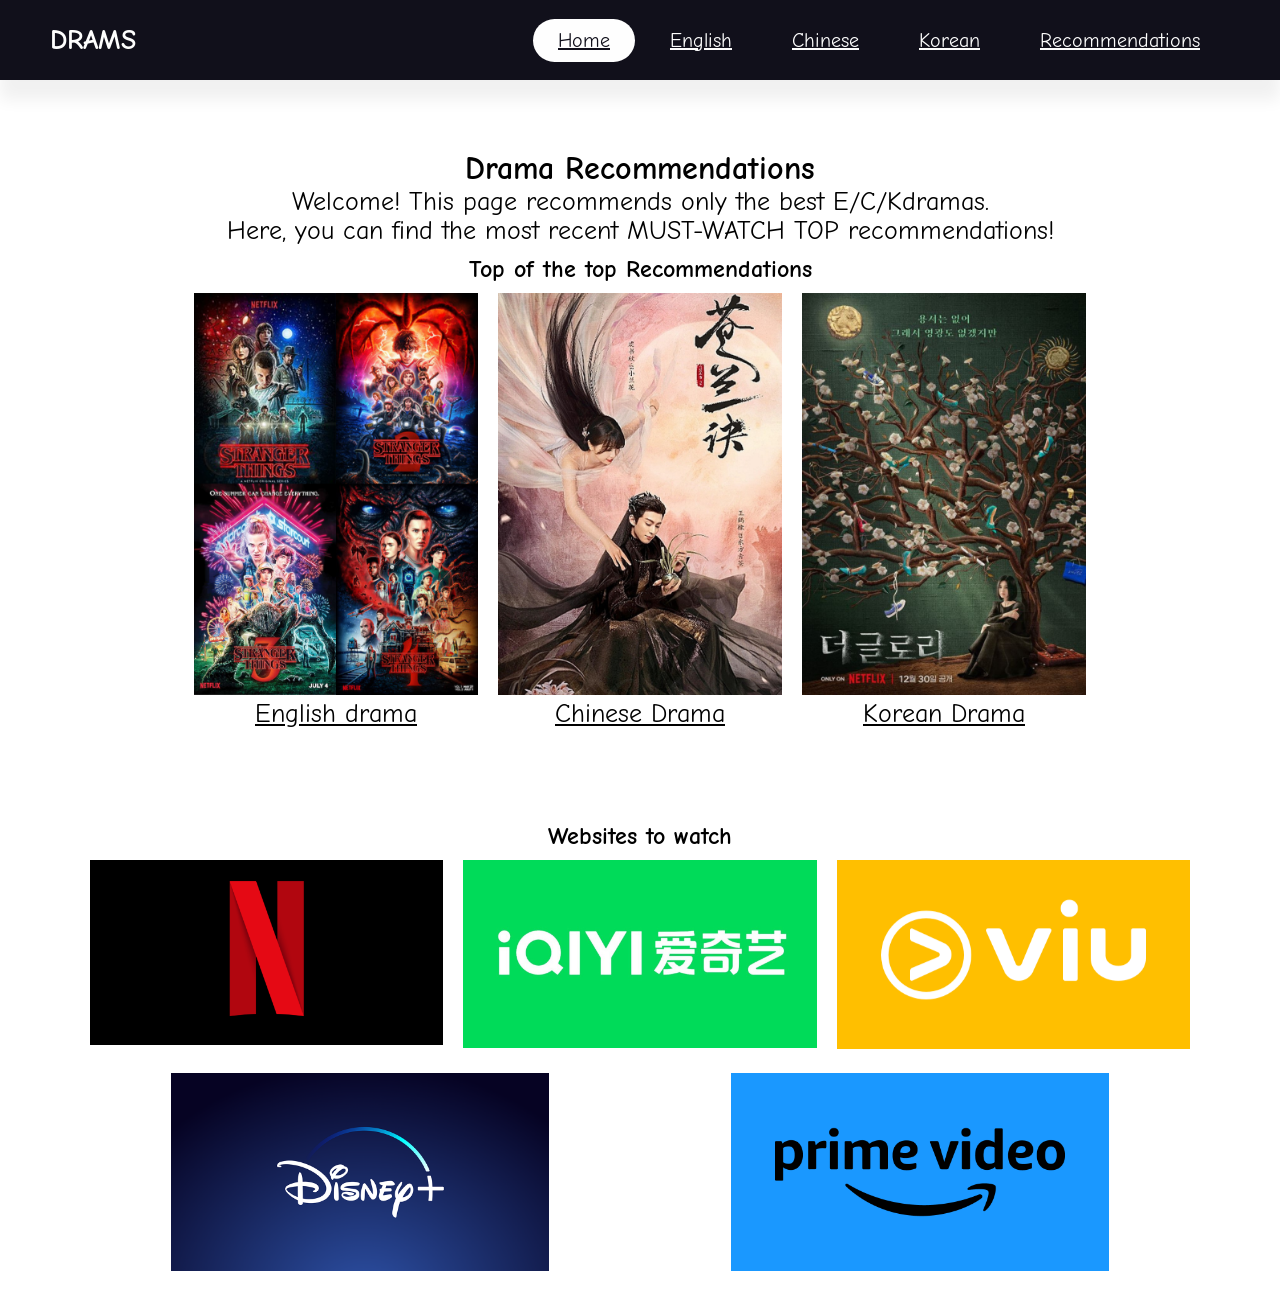
<file: index.html>
<!DOCTYPE html>
<html lang="en">

<head>
    <meta charset="UTF-8">
    <meta http-equiv="X-UA-Compatible" content="IE=edge">
    <meta name="viewport" content="width=device-width, initial-scale=1.0">
    <title>Dramas to watch</title>
    <link rel="preconnect" href="https://fonts.googleapis.com">
    <link rel="preconnect" href="https://fonts.gstatic.com" crossorigin>
    <link
        href="https://fonts.googleapis.com/css2?family=Comic+Neue:wght@400;700&family=Open+Sans:wght@400;600&display=swap"
        rel="stylesheet">
    <link rel="stylesheet" type="text/css" href="header.css">
    <link rel="stylesheet" type="text/css" href="index.css">
</head>

<body>
    <header>
        <div class="logo">DRAMS</div>
        <div class="hamburger">
            <div class="line"></div>
            <div class="line"></div>
            <div class="line"></div>
        </div>
        <nav class="nav-bar">
            <ul>
                <li>
                    <a href="index.html" class="active">Home</a>
                </li>
                <li>
                    <a href="Edrama.html">English</a>
                </li>
                <li>
                    <a href="Cdrama.html">Chinese</a>
                </li>
                <li>
                    <a href="Kdrama.html">Korean</a>
                </li>
                <li>
                    <a href="Reco.html">Recommendations</a>
                </li>
            </ul>
        </nav>
    </header>

    <div class="banner">
        <video autoplay loop muted playsinline class="video-bg">
            <source src="pictures/tv.mp4" type="video/mp4">
        </video>
        <div class="content">
            <h1>Drama Recommendations</h1>
            <p class="responsive-text">
                Welcome! This page recommends only the best E/C/Kdramas.
                <br>
                Here, you can find the most recent MUST-WATCH TOP recommendations!
            </p>
            <h2>Top of the top Recommendations</h2>
            <div class="row1">
                <div class="column1">
                    <a href="Edrama.html">
                        <img src="pictures/Stranger things.png" alt="stranger things" width="100%">
                        <figcaption class="responsive-text">English drama</figcaption>
                    </a>
                </div>
                <div class="column1">
                    <a href="Cdrama.html">
                        <img src="pictures/love between fairy and devil.png" alt="苍兰诀" width="100%">
                        <figcaption class="responsive-text">Chinese Drama</figcaption>
                    </a>
                </div>
                <div class="column1">
                    <a href="Kdrama.html">
                        <img src="pictures/the glory.png" alt="the glory" width="100%">
                        <figcaption class="responsive-text">Korean Drama</figcaption>
                    </a>
                </div>
            </div>
        </div>

    </div>
    <div class="main">
        <h2>Websites to watch</h2>
        <div class="row2">
            <div class="column1">
                <a href="https://www.netflix.com/sg/" target="_blank"><img src="pictures/netflix.png"
                        alt="image of netflix" width="100%"></a>
            </div>
            <div class="column1">
                <a href="https://www.iq.com/?lang=en_us" target="_blank"><img src="pictures/iQIYI logo.jpg"
                        alt="image of iqiyi" width="100%"></a>
            </div>
            <div class="column1">
                <a href="https://www.viu.com/ott/sg" target="_blank"><img src="pictures/viu.png" alt="image of viu"
                        width="100%"></a>
            </div>
        </div>
        <div class="row2">
            <div class="column2">
                <a href="https://www.disneyplus.com/en-sg?&cid=DSS-Search-Google-71700000079982050-&s_kwcid=AL!8468!3!622958494305!e!!g!!disney&gclid=CjwKCAjwsvujBhAXEiwA_UXnALG_Z_TqeBhzZ6q7T0puPsSN11Y3njJ1lmca3GSUaJLlKWW4j9gVBxoCQOIQAvD_BwE&gclsrc=aw.ds"
                    target="_blank"><img src="pictures/disney.png" alt="image of disney+" width="70%"></a>
            </div>
            <div class="column2">
                <a href="https://www.primevideo.com/offers/nonprimehomepage/ref=dv_web_force_root" target="_blank"><img
                        src="pictures/primevideo.png" alt="image of amazon prime" width="70%"></a>
            </div>
        </div>
    </div>
    <script src="header.js"></script>
</body>

</html>
</file>
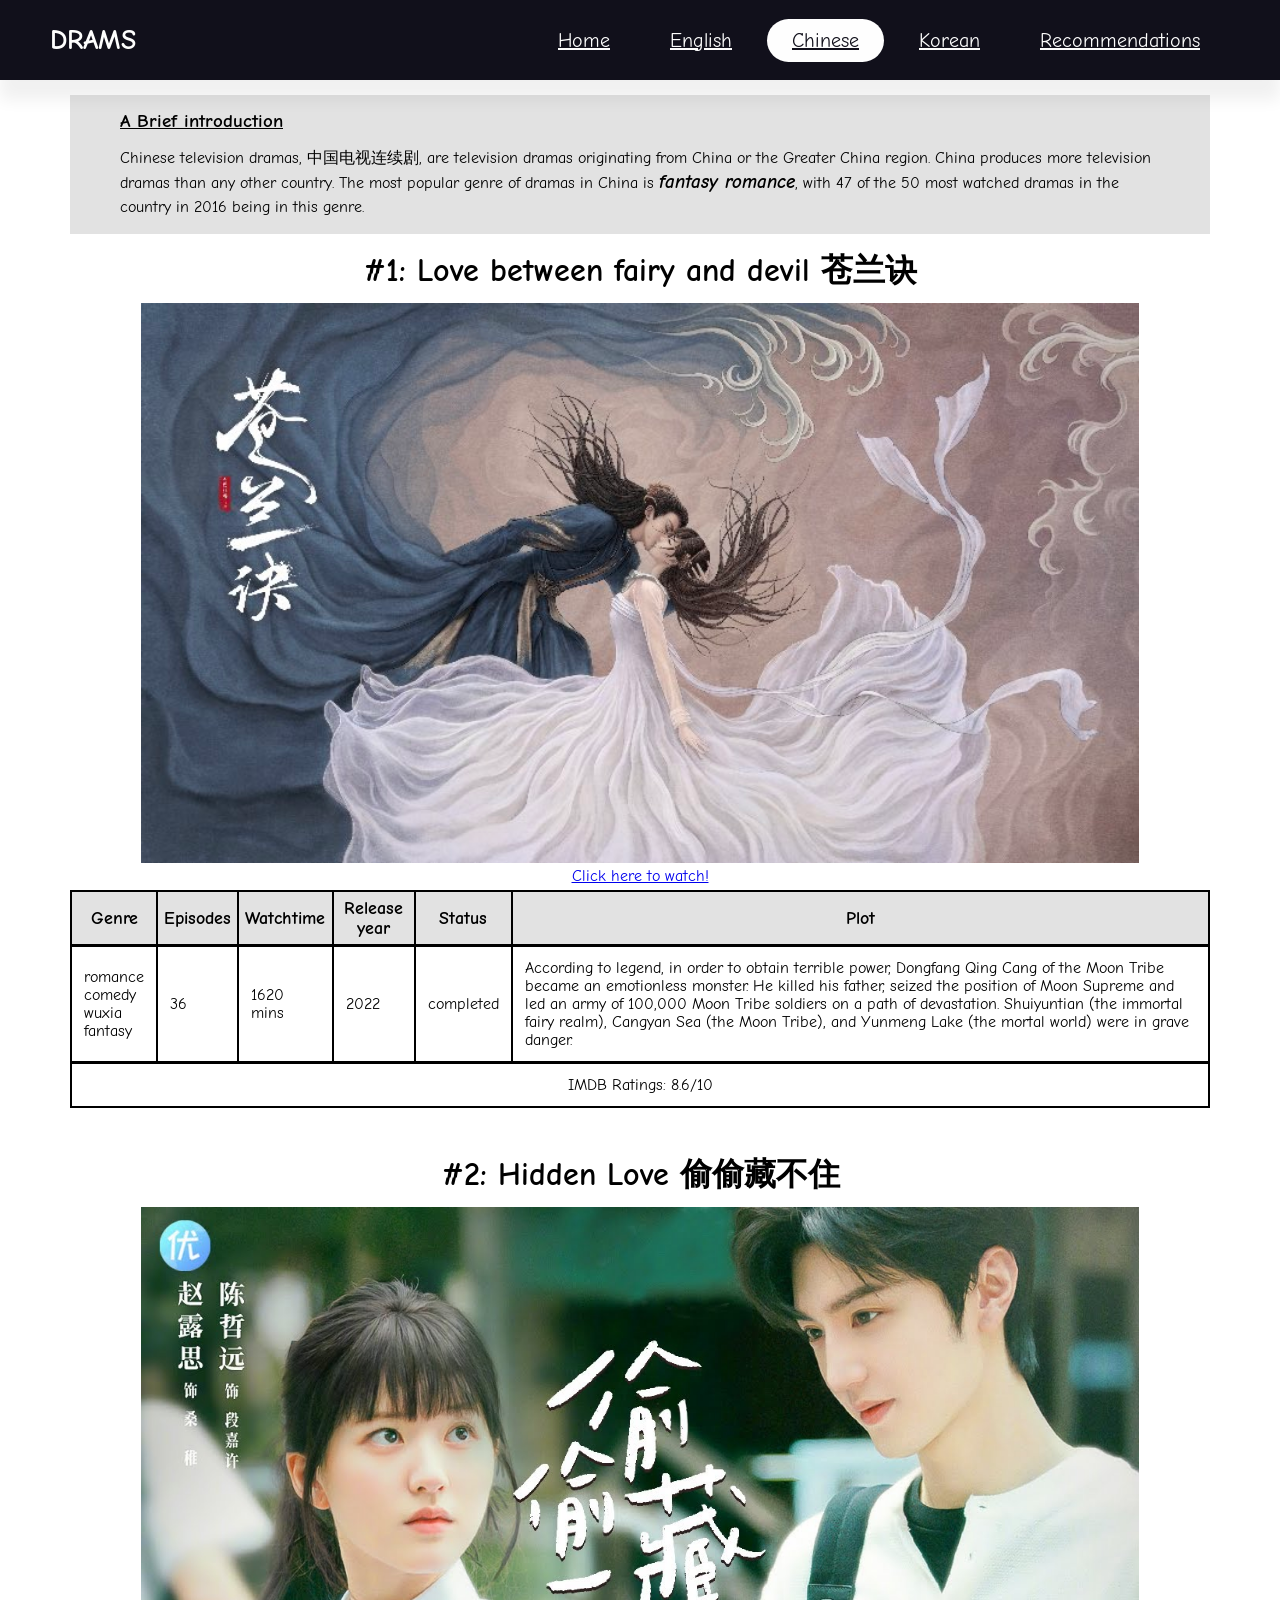
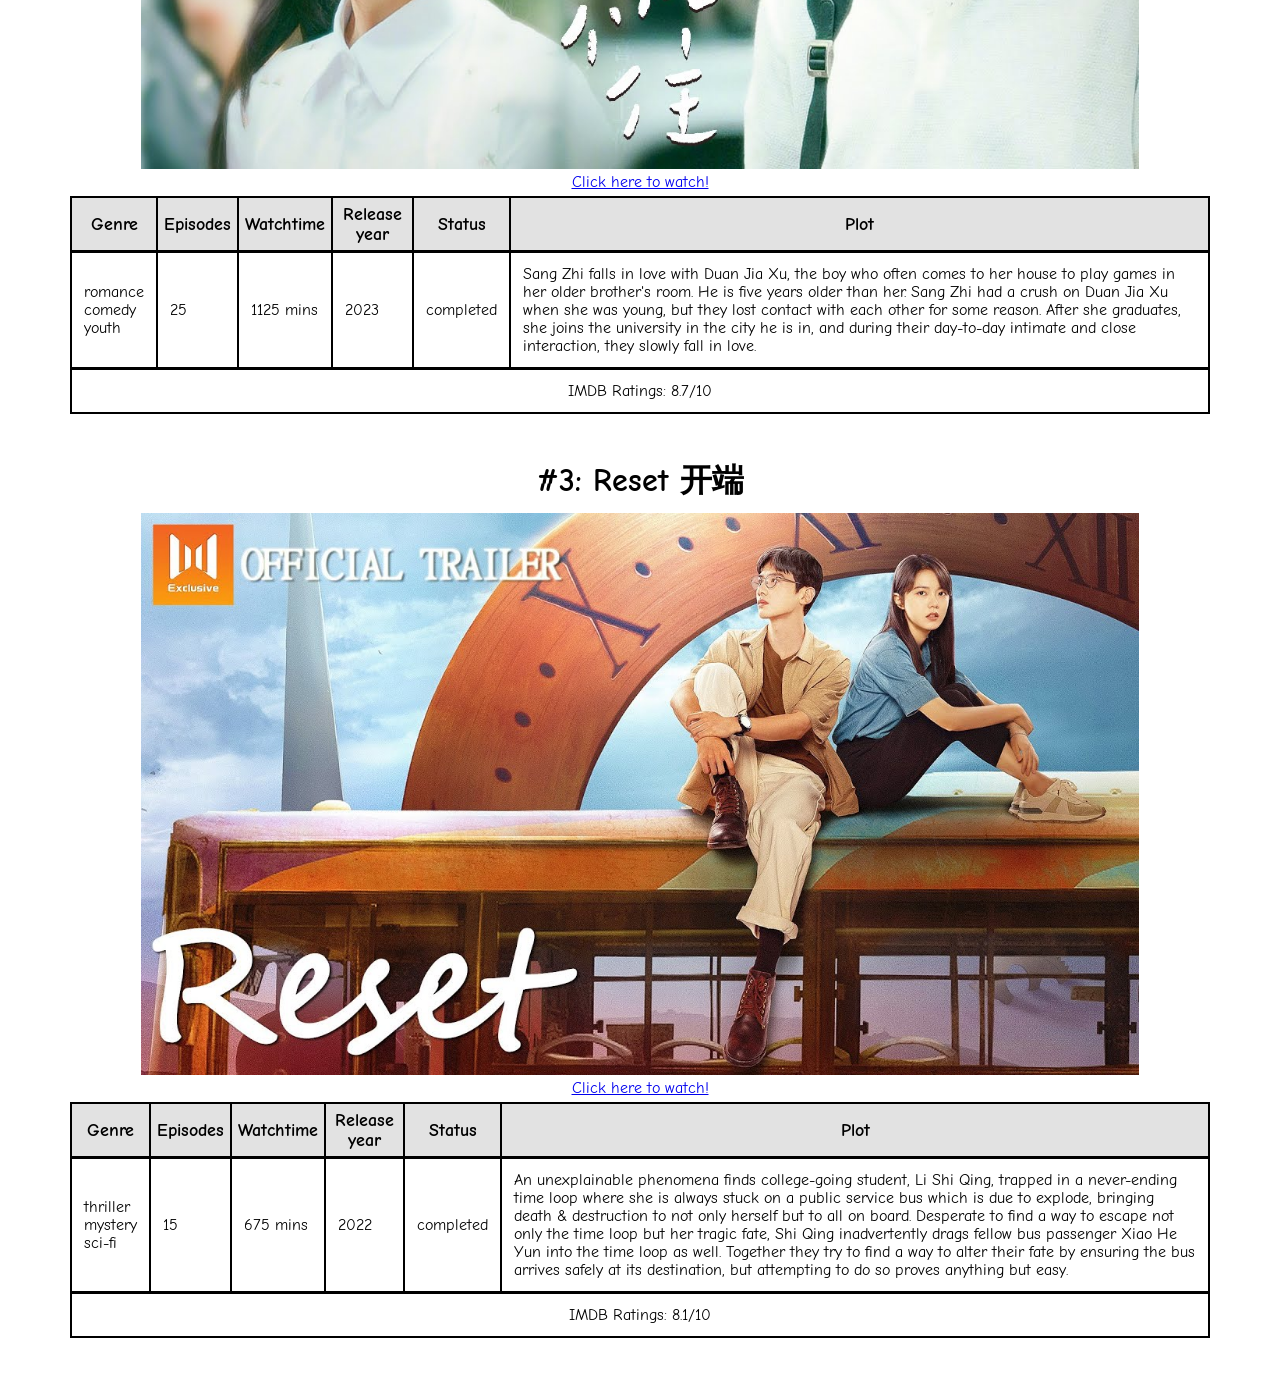
<file: Cdrama.html>
<!DOCTYPE html>
<html lang="en">
<head>
    <meta charset="UTF-8">
    <meta http-equiv="X-UA-Compatible" content="IE=edge">
    <meta name="viewport" content="width=device-width, initial-scale=1.0">
    <title>Chinese drama</title>
    <link rel="preconnect" href="https://fonts.googleapis.com">
    <link rel="preconnect" href="https://fonts.gstatic.com" crossorigin>
    <link href="https://fonts.googleapis.com/css2?family=Comic+Neue:wght@400;700&family=Open+Sans:wght@400;600&display=swap" rel="stylesheet">
    <link rel="stylesheet" type="text/css" href="dramaformat.css">
    <link rel="stylesheet" type="text/css" href="header.css">
</head>
<body>
    <header>
        <div class="logo">DRAMS</div>
        <div class="hamburger">
            <div class="line"></div>
            <div class="line"></div>
            <div class="line"></div>
        </div>
        <nav class="nav-bar">
            <ul>
                <li>
                    <a href="index.html">Home</a>
                </li>
                <li>
                    <a href="Edrama.html">English</a>
                </li>
                <li>
                    <a href="Cdrama.html" class="active">Chinese</a>
                </li>
                <li>
                    <a href="Kdrama.html">Korean</a>
                </li>
                <li>
                    <a href="Reco.html">Recommendations</a>
                </li>
            </ul>
        </nav>
    </header>

    <div class="main">
        <div class="intro">
            <h3>A Brief introduction</h3>
            <p>Chinese television dramas, 中国电视连续剧, are television dramas originating from China or the Greater China region. China produces more television dramas than any other country. 
                The most popular genre of dramas in China is <span id= "wow">fantasy romance</span>, with 47 of the 50 most watched dramas in the country in 2016 being in this genre.</p>
        </div>
        <h1>#1: Love between fairy and devil 苍兰诀</h1>
        <div class="pictures">
            <img src="Chinese dramas/love between fairy and devil.jpg">
        </div>
        <div class="link">
            <a href="https://www.iq.com/album/love-between-fairy-and-devil-2022-ld8e5pprpl?lang=en_us" target="_blank">Click here to watch!</a>
        </div>
        <table>
            <thead>
                <th>Genre</th>
                <th>Episodes</th>
                <th>Watchtime</th>
                <th>Release year</th>
                <th>Status</th>
                <th>Plot</th>
            </thead>
            <tbody>
                <tr>
                    <td data-cell="Genre: ">
                            <li>romance</li>
                            <li>comedy</li>
                            <li>wuxia</li>
                            <li>fantasy</li>
                    </td>
                    <td data-cell="Episodes: ">36</td>
                    <td data-cell="Watchtime: ">1620 mins</td>
                    <td data-cell="Release year: ">2022</td>
                    <td data-cell="Status: ">completed</td>
                    <td data-cell="Plot: ">According to legend, in order to obtain terrible power, Dongfang Qing Cang of the Moon Tribe became an emotionless monster. He killed his father, seized the position of Moon Supreme and led an army of 100,000 Moon Tribe soldiers on a path of devastation. Shuiyuntian (the immortal fairy realm), Cangyan Sea (the Moon Tribe), and Yunmeng Lake (the mortal world) were in grave danger.</td>
                </tr>
            </tbody>
            <tfoot>
                <tr>
                   <td colspan="6">IMDB Ratings: 8.6/10 </td> 
                </tr>
            </tfoot>
        </table>

        <h1>#2: Hidden Love 偷偷藏不住</h1>
        <div class="pictures">
            <img src="Chinese dramas/hidden love.jpg">
        </div>
        <div class="link">
            <a href="https://www.netflix.com/sg/title/81705641" target="_blank">Click here to watch!</a>
        </div>
        <table>
            <thead>
                <th>Genre</th>
                <th>Episodes</th>
                <th>Watchtime</th>
                <th>Release year</th>
                <th>Status</th>
                <th>Plot</th>
            </thead>
            <tbody>
                <tr>
                    <td data-cell="Genre: ">
                            <li>romance</li>
                            <li>comedy</li>
                            <li>youth</li>
                    </td>
                    <td data-cell="Episodes: ">25</td>
                    <td data-cell="Watchtime: ">1125 mins</td>
                    <td data-cell="Release year: ">2023</td>
                    <td data-cell="Status: ">completed</td>
                    <td data-cell="Plot: ">Sang Zhi falls in love with Duan Jia Xu, the boy who often comes to her house to play games in her older brother's room. He is five years older than her. Sang Zhi had a crush on Duan Jia Xu when she was young, but they lost contact with each other for some reason. After she graduates, she joins the university in the city he is in, and during their day-to-day intimate and close interaction, they slowly fall in love.</td>
                </tr>
            </tbody>
            <tfoot>
                <tr>
                   <td colspan="6">IMDB Ratings: 8.7/10 </td> 
                </tr>
            </tfoot>
        </table>

        <h1>#3: Reset 开端</h1>
        <div class="pictures">
            <img src="Chinese dramas/reset.jpg">
        </div>
        <div class="link">
            <a href="https://youtube.com/playlist?list=PLwqoE2alZt5Rwd8d9URahZw--Ceq93daW" target="_blank">Click here to watch!</a>
        </div>
        <table>
            <thead>
                <th>Genre</th>
                <th>Episodes</th>
                <th>Watchtime</th>
                <th>Release year</th>
                <th>Status</th>
                <th>Plot</th>
            </thead>
            <tbody>
                <tr>
                    <td data-cell="Genre: ">
                            <li>thriller</li>
                            <li>mystery</li>
                            <li>sci-fi</li>
                    </td>
                    <td data-cell="Episodes: ">15</td>
                    <td data-cell="Watchtime: ">675 mins</td>
                    <td data-cell="Release year: ">2022</td>
                    <td data-cell="Status: ">completed</td>
                    <td data-cell="Plot: ">An unexplainable phenomena finds college-going student, Li Shi Qing, trapped in a never-ending time loop where she is always stuck on a public service bus which is due to explode, bringing death & destruction to not only herself but to all on board. Desperate to find a way to escape not only the time loop but her tragic fate, Shi Qing inadvertently drags fellow bus passenger Xiao He Yun into the time loop as well. Together they try to find a way to alter their fate by ensuring the bus arrives safely at its destination, but attempting to do so proves anything but easy.</td>
                </tr>
            </tbody>
            <tfoot>
                <tr>
                   <td colspan="6">IMDB Ratings: 8.1/10 </td> 
                </tr>
            </tfoot>
        </table>
    </div>
    <script src="header.js"></script>
</body>
</html>
</file>
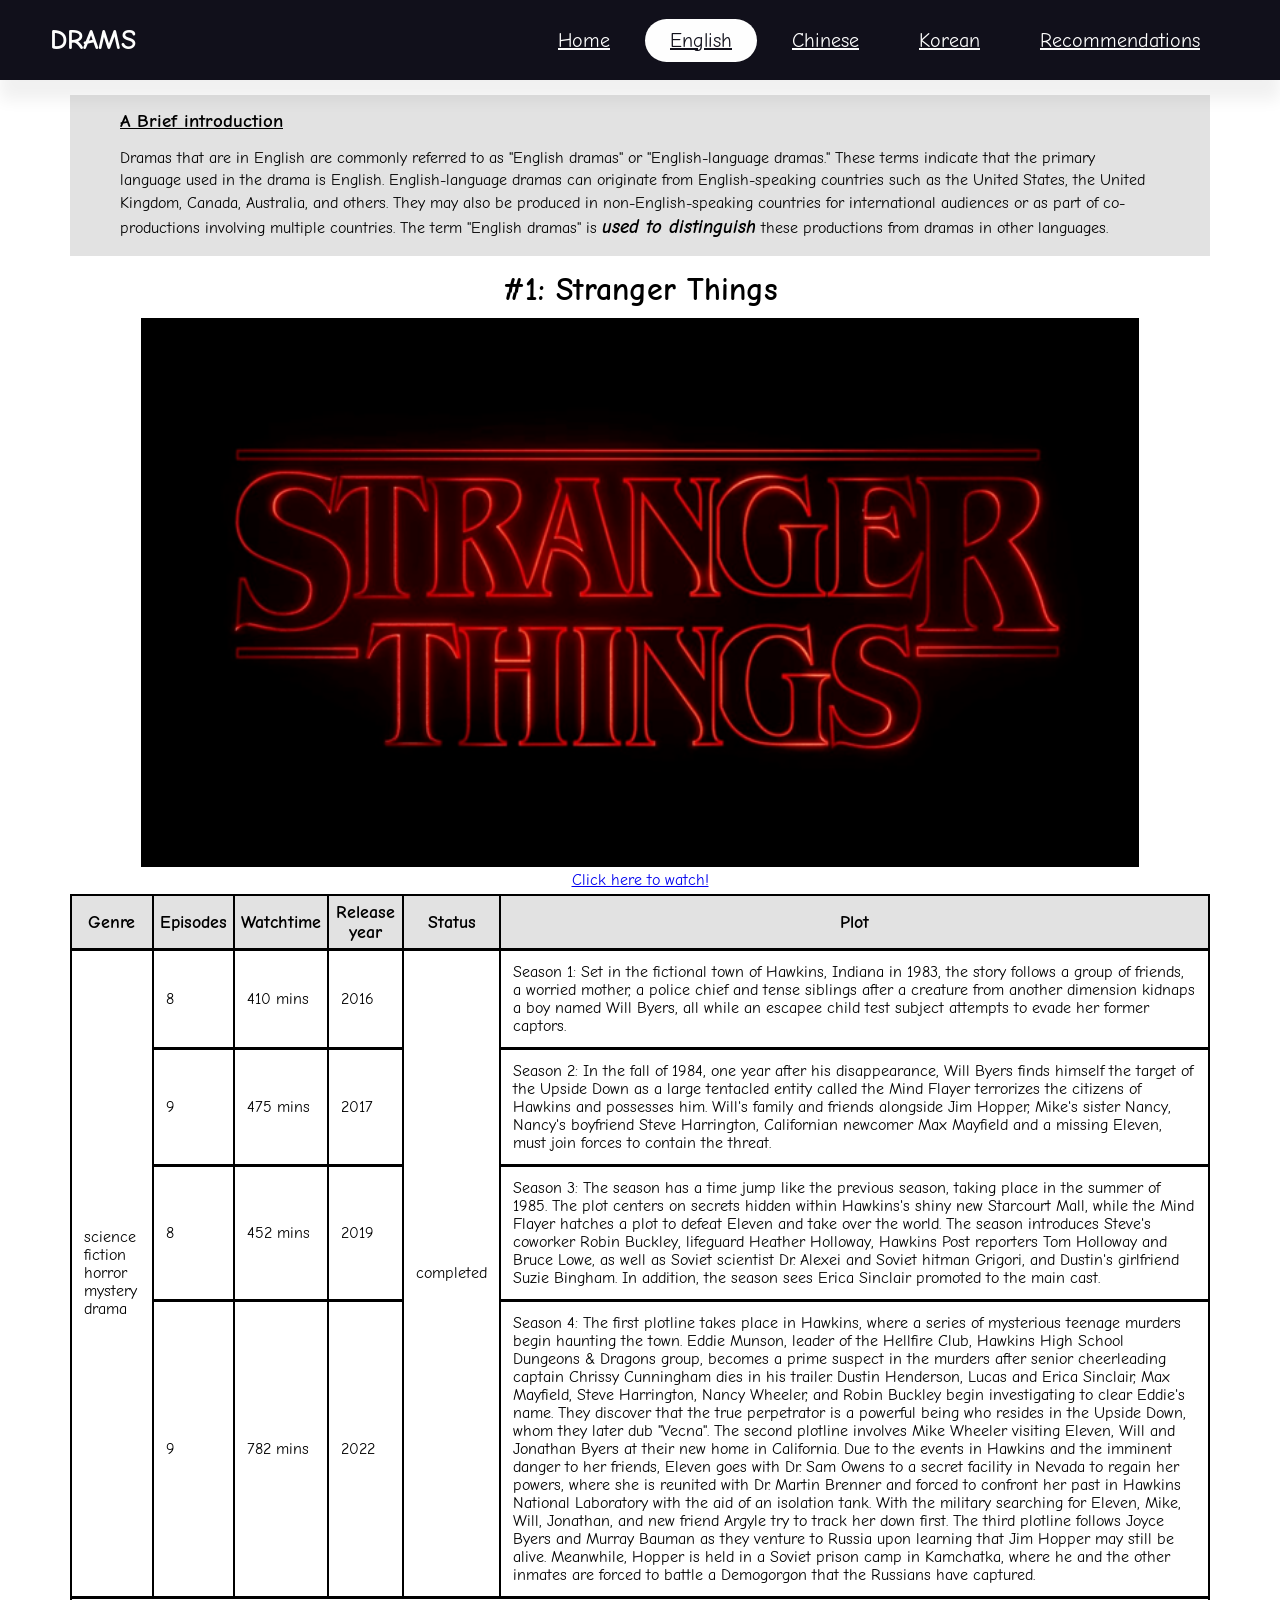
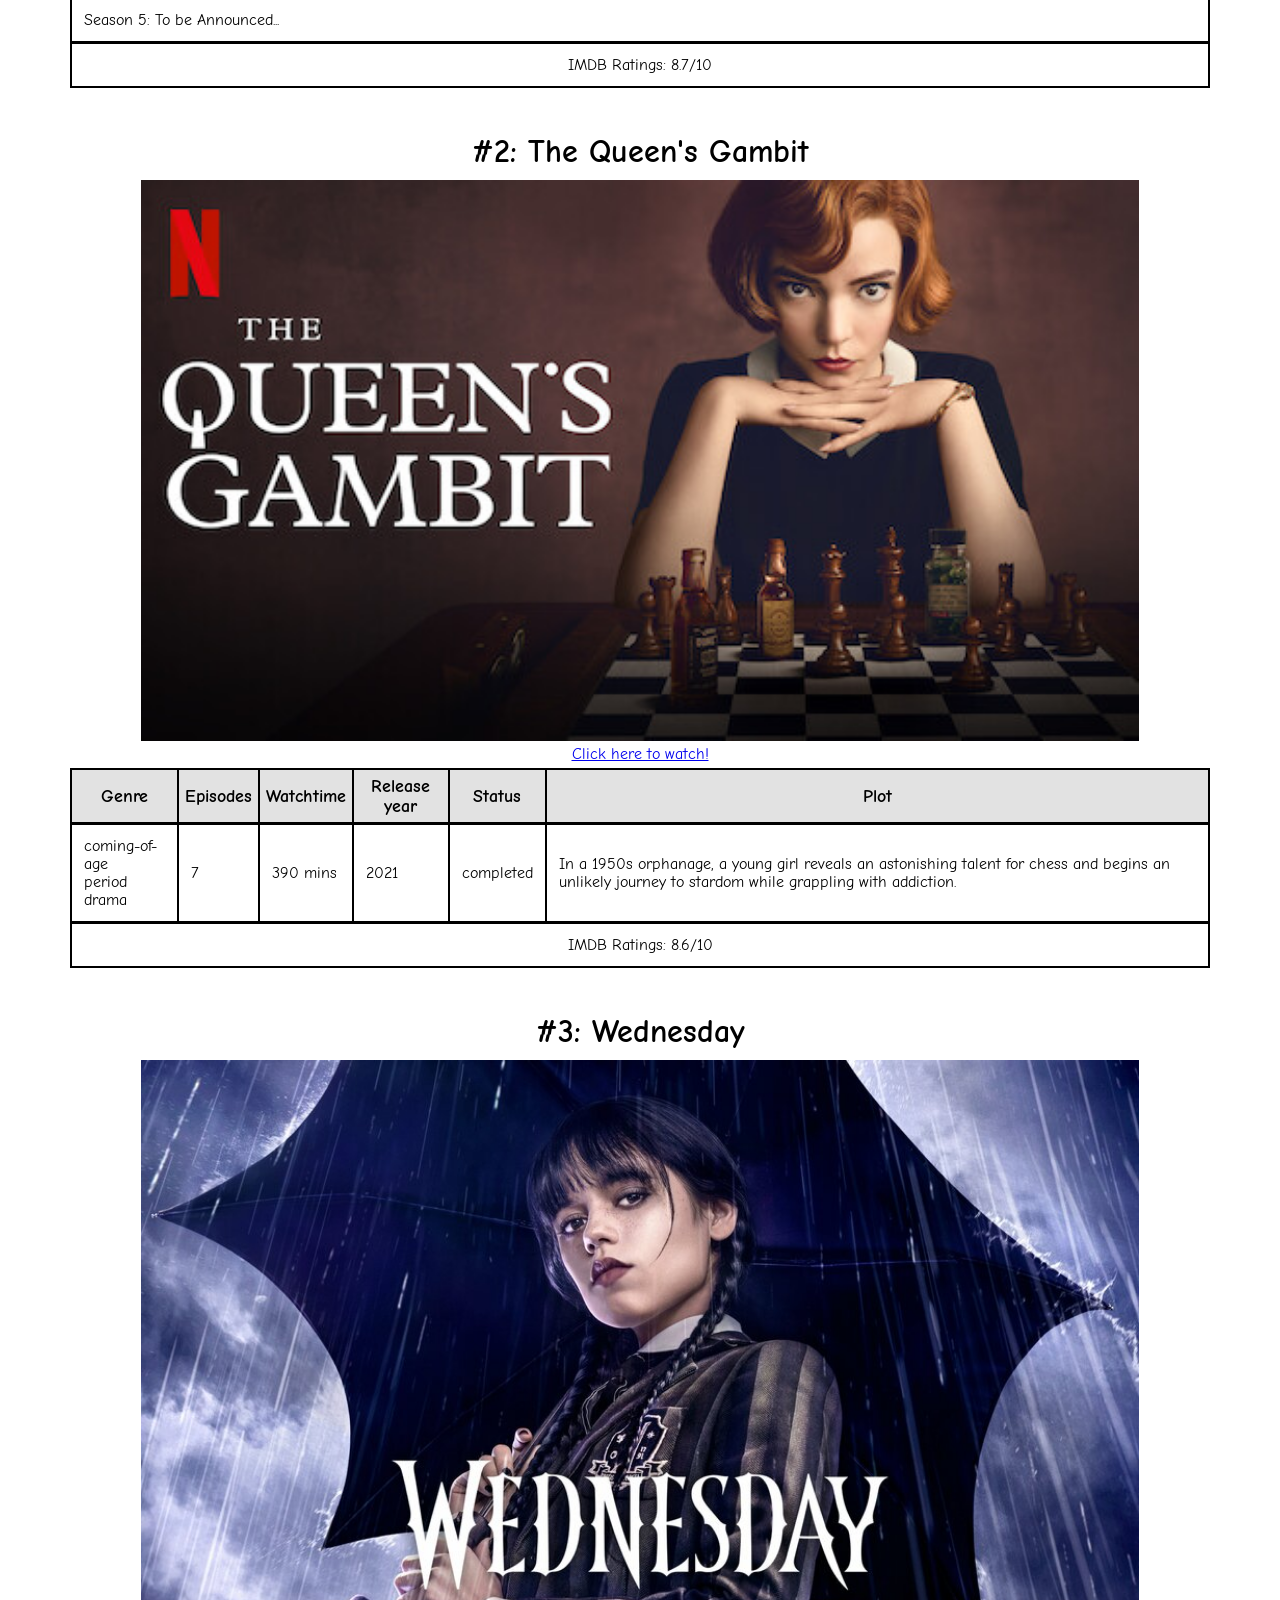
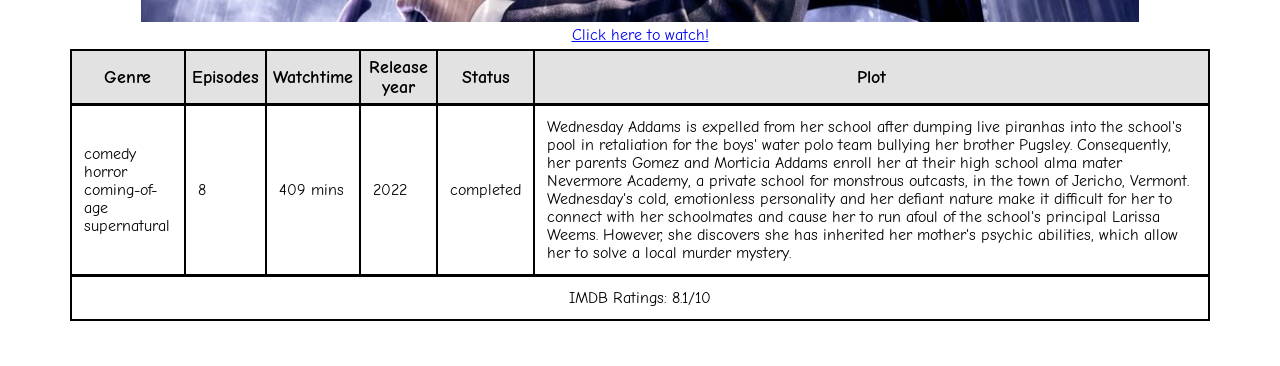
<file: Edrama.html>
<!DOCTYPE html>
<html lang="en">
<head>
    <meta charset="UTF-8">
    <meta http-equiv="X-UA-Compatible" content="IE=edge">
    <meta name="viewport" content="width=device-width, initial-scale=1.0">
    <title>English Drama</title>
    <link rel="preconnect" href="https://fonts.googleapis.com">
    <link rel="preconnect" href="https://fonts.gstatic.com" crossorigin>
    <link href="https://fonts.googleapis.com/css2?family=Comic+Neue:wght@400;700&family=Open+Sans:wght@400;600&display=swap" rel="stylesheet">
    <link rel="stylesheet" type="text/css" href="dramaformat.css">
    <link rel="stylesheet" type="text/css" href="header.css">
</head>
<body>
    <header>
        <div class="logo">DRAMS</div>
        <div class="hamburger">
            <div class="line"></div>
            <div class="line"></div>
            <div class="line"></div>
        </div>
        <nav class="nav-bar">
            <ul>
                <li>
                    <a href="index.html">Home</a>
                </li>
                <li>
                    <a href="Edrama.html" class="active">English</a>
                </li>
                <li>
                    <a href="Cdrama.html">Chinese</a>
                </li>
                <li>
                    <a href="Kdrama.html">Korean</a>
                </li>
                <li>
                    <a href="Reco.html">Recommendations</a>
                </li>
            </ul>
        </nav>
    </header>

    <div class="main">
        <div class="intro">
            <h3>A Brief introduction</h3>
            <p>Dramas that are in English are commonly referred to as "English dramas" or "English-language dramas." These terms indicate that the primary language used in the drama is English. English-language dramas can originate from English-speaking countries such as the United States, the United Kingdom, Canada, Australia, and others. They may also be produced in non-English-speaking countries for international audiences or as part of co-productions involving multiple countries. The term "English dramas" is <span id="wow">used to distinguish</span> these productions from dramas in other languages.</p>
        </div>
        <h1>#1: Stranger Things</h1>
        <div class="pictures">
            <img src="English dramas/Stranger_Things_logo.png">
        </div>
        <div class="link">
            <a href="https://www.netflix.com/sg/title/80057281" target="_blank">Click here to watch!</a>
        </div>

        <table>
            <thead>
                <tr>
                    <th>Genre</th>
                    <th>Episodes</th>
                    <th>Watchtime</th>
                    <th>Release year</th>
                    <th>Status</th>
                    <th>Plot</th>
                </tr>
            </thead>
            <tbody>
                <tr>
                    <td  data-cell="Genre: " rowspan="4">
                            <li>science fiction</li>
                            <li>horror</li>
                            <li>mystery</li>
                            <li>drama</li>
                    </td>
                    <td data-cell="Episodes: ">8</td>
                    <td data-cell="Watchtime: ">410 mins</td>
                    <td data-cell="Release year: ">2016</td>
                    <td data-cell="Status: " rowspan="4">completed</td>
                    <td data-cell="Plot: ">Season 1: Set in the fictional town of Hawkins, Indiana in 1983, the story follows a group of friends, a worried mother, a police chief and tense siblings after a creature from another dimension kidnaps a boy named Will Byers, all while an escapee child test subject attempts to evade her former captors.</td>
                </tr>
                <tr>
                    <td data-cell="Episodes: ">9</td>
                    <td data-cell="Watchtime: ">475 mins</td>
                    <td data-cell="Release year: ">2017</td>
                    <td data-cell="Plot: ">Season 2: In the fall of 1984, one year after his disappearance, Will Byers finds himself the target of the Upside Down as a large tentacled entity called the Mind Flayer terrorizes the citizens of Hawkins and possesses him. Will's family and friends alongside Jim Hopper, Mike's sister Nancy, Nancy's boyfriend Steve Harrington, Californian newcomer Max Mayfield and a missing Eleven, must join forces to contain the threat.</td>
                </tr>
                <tr>
                    <td data-cell="Episodes: ">8</td>
                    <td data-cell="Watchtime: ">452 mins</td>
                    <td data-cell="Release year: ">2019</td>
                    <td data-cell="Plot: ">Season 3: The season has a time jump like the previous season, taking place in the summer of 1985. The plot centers on secrets hidden within Hawkins's shiny new Starcourt Mall, while the Mind Flayer hatches a plot to defeat Eleven and take over the world. The season introduces Steve's coworker Robin Buckley, lifeguard Heather Holloway, Hawkins Post reporters Tom Holloway and Bruce Lowe, as well as Soviet scientist Dr. Alexei and Soviet hitman Grigori, and Dustin's girlfriend Suzie Bingham. In addition, the season sees Erica Sinclair promoted to the main cast.</td>
                </tr>
                <tr>
                    <td data-cell="Episodes: ">9</td>
                    <td data-cell="Watchtime: ">782 mins</td>
                    <td data-cell="Release year: ">2022</td>
                    <td data-cell="Plot: ">Season 4: The first plotline takes place in Hawkins, where a series of mysterious teenage murders begin haunting the town. Eddie Munson, leader of the Hellfire Club, Hawkins High School Dungeons & Dragons group, becomes a prime suspect in the murders after senior cheerleading captain Chrissy Cunningham dies in his trailer. Dustin Henderson, Lucas and Erica Sinclair, Max Mayfield, Steve Harrington, Nancy Wheeler, and Robin Buckley begin investigating to clear Eddie's name. They discover that the true perpetrator is a powerful being who resides in the Upside Down, whom they later dub "Vecna". The second plotline involves Mike Wheeler visiting Eleven, Will and Jonathan Byers at their new home in California. Due to the events in Hawkins and the imminent danger to her friends, Eleven goes with Dr. Sam Owens to a secret facility in Nevada to regain her powers, where she is reunited with Dr. Martin Brenner and forced to confront her past in Hawkins National Laboratory with the aid of an isolation tank. With the military searching for Eleven, Mike, Will, Jonathan, and new friend Argyle try to track her down first. The third plotline follows Joyce Byers and Murray Bauman as they venture to Russia upon learning that Jim Hopper may still be alive. Meanwhile, Hopper is held in a Soviet prison camp in Kamchatka, where he and the other inmates are forced to battle a Demogorgon that the Russians have captured.</td>
                </tr>
                <tr>
                    <td colspan="6">Season 5: To be Announced...</td>
                </tr>
            </tbody>
            <tfoot>
                <tr>
                   <td colspan="6">IMDB Ratings: 8.7/10 </td> 
                </tr>
            </tfoot>
        </table>

        <h1>#2: The Queen's Gambit</h1>
        <div class="pictures">
            <img src="English dramas/The Queen's Gambit.jpg">
        </div>
        <div class="link">
            <a href="https://www.netflix.com/sg/title/80234304" target="_blank">Click here to watch!</a>
        </div>
        <table>
            <thead>
                <th>Genre</th>
                <th>Episodes</th> 
                <th>Watchtime</th>
                <th>Release year</th>
                <th>Status</th>
                <th>Plot</th>
            </thead>
            <tbody>
                <tr>
                    <td data-cell="Genre: ">
                            <li>coming-of-age</li>
                            <li>period drama</li>
                    </td>
                    <td data-cell="Episodes: ">7</td>
                    <td data-cell="Watchtime: ">390 mins</td>
                    <td data-cell="Release year: ">2021</td>
                    <td data-cell="Status: ">completed</td>
                    <td data-cell="Plot: ">In a 1950s orphanage, a young girl reveals an astonishing talent for chess and begins an unlikely journey to stardom while grappling with addiction.</td>
                </tr>
            </tbody>
            <tfoot>
                <tr>
                   <td colspan="6">IMDB Ratings: 8.6/10 </td> 
                </tr>
            </tfoot>
        </table>

        <h1>#3: Wednesday</h1>
        <div class="pictures">
            <img src="English dramas/Wednesday.jpg">
        </div>
        <div class="link">
            <a href="https://www.netflix.com/sg/title/81231974" target="_blank">Click here to watch!</a>
        </div>
        <table>
            <thead>
                <th>Genre</th>
                <th>Episodes</th>
                <th>Watchtime</th>
                <th>Release year</th>
                <th>Status</th>
                <th>Plot</th>
            </thead>
            <tbody>
                <tr>
                    <td data-cell="Genre: ">
                            <li>comedy horror</li>
                            <li>coming-of-age</li>
                            <li>supernatural</li>
                    </td>
                    <td data-cell="Episodes: ">8</td>
                    <td data-cell="Watchtime: ">409 mins</td>
                    <td data-cell="Release year: ">2022</td>
                    <td data-cell="Status: ">completed</td>
                    <td data-cell="Plot: ">Wednesday Addams is expelled from her school after dumping live piranhas into the school's pool in retaliation for the boys' water polo team bullying her brother Pugsley. Consequently, her parents Gomez and Morticia Addams enroll her at their high school alma mater Nevermore Academy, a private school for monstrous outcasts, in the town of Jericho, Vermont. Wednesday's cold, emotionless personality and her defiant nature make it difficult for her to connect with her schoolmates and cause her to run afoul of the school's principal Larissa Weems. However, she discovers she has inherited her mother's psychic abilities, which allow her to solve a local murder mystery.</td>
                </tr>
            </tbody>
            <tfoot>
                <tr>
                   <td colspan="6">IMDB Ratings: 8.1/10 </td> 
                </tr>
            </tfoot>
        </table>
    </div>

    <script src="header.js"></script>
</body>
</html>
</file>
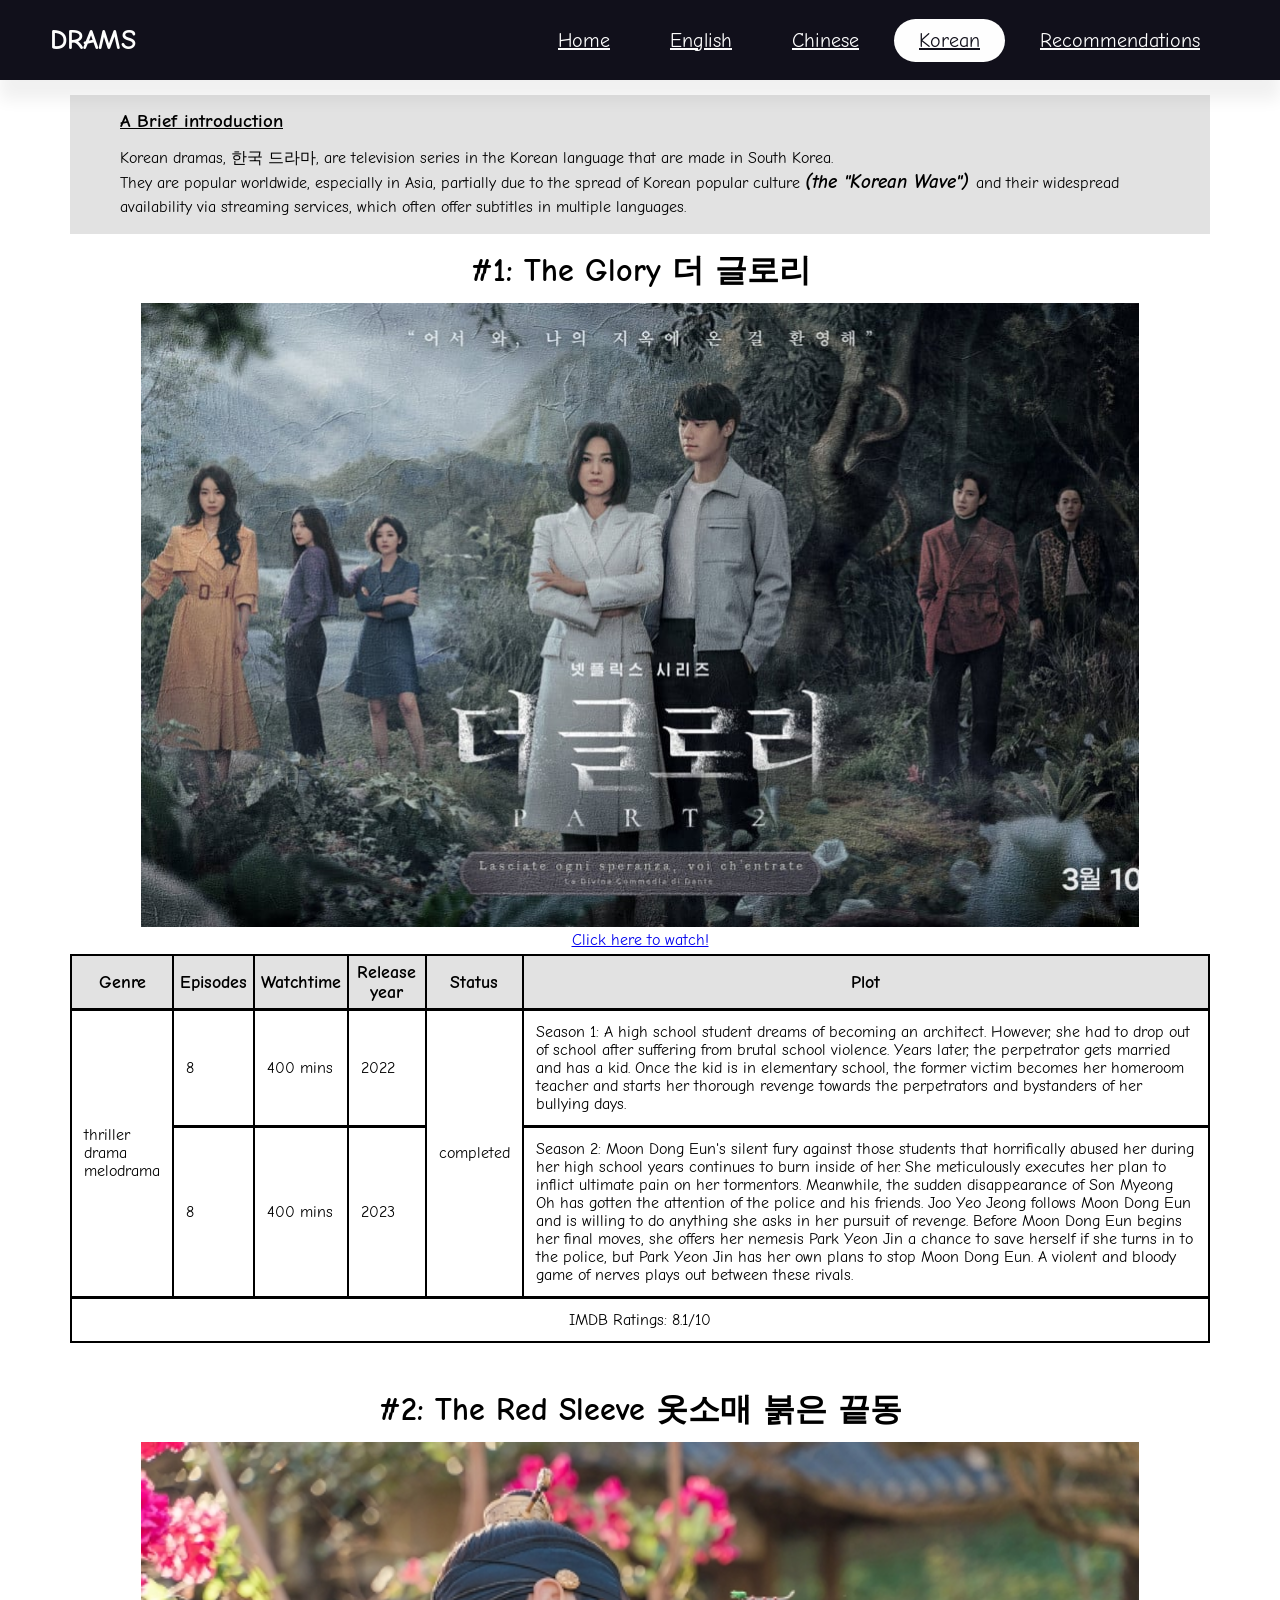
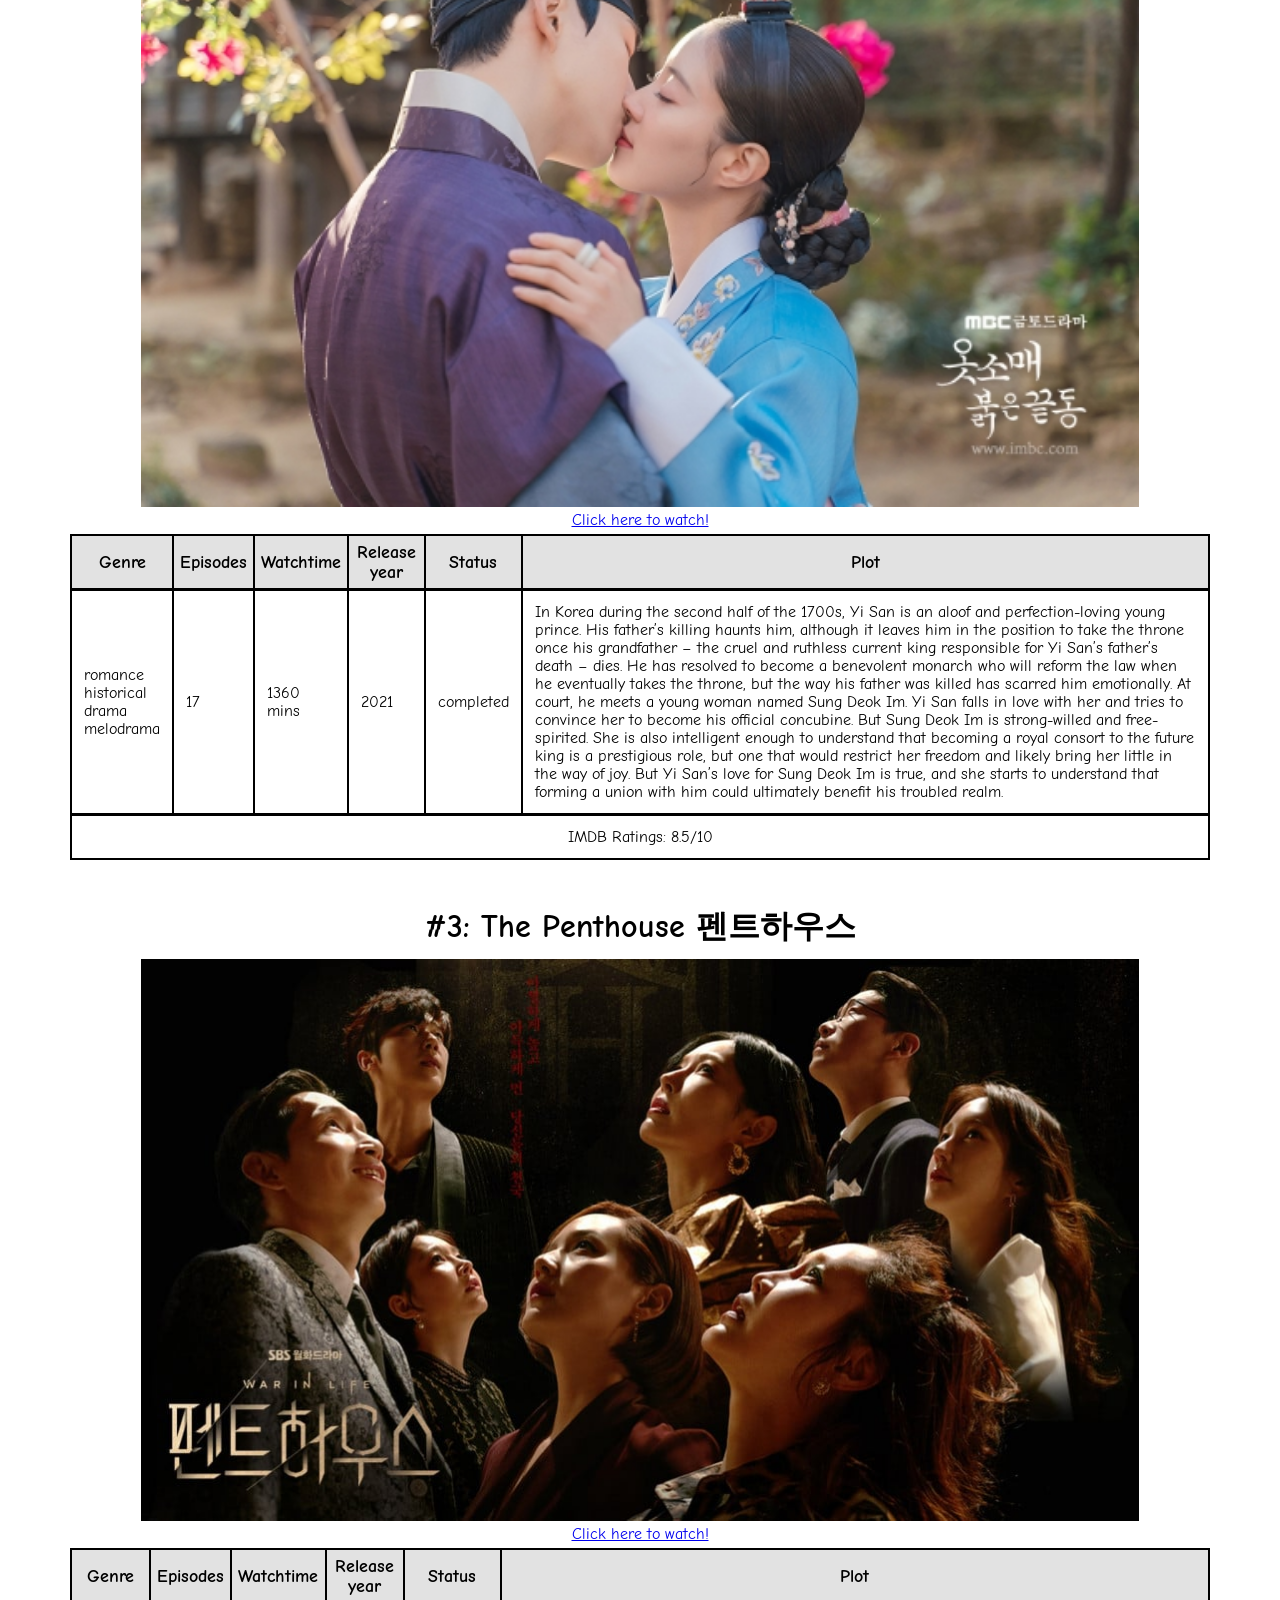
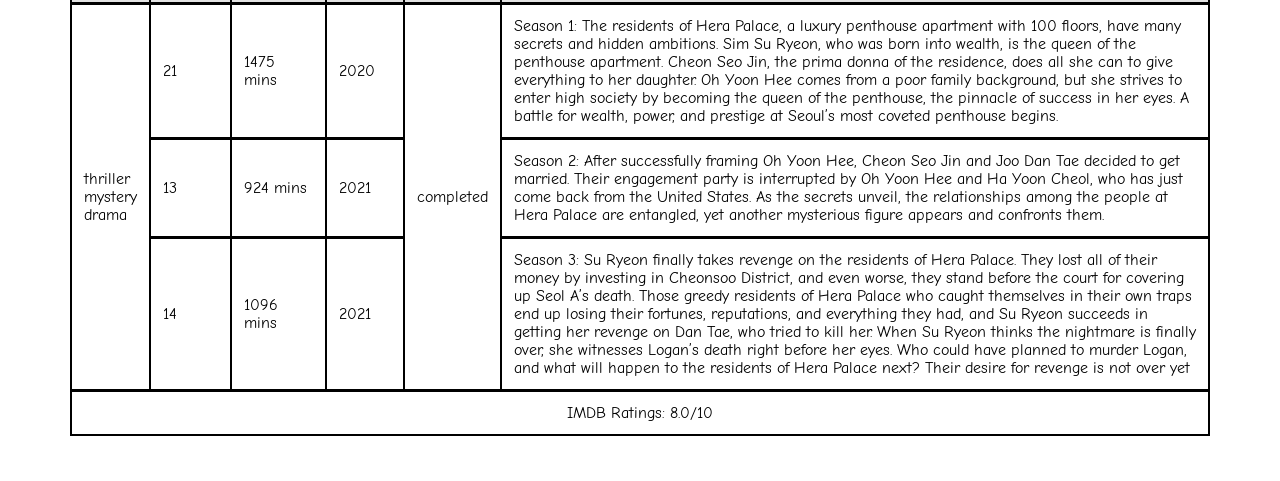
<file: Kdrama.html>
<!DOCTYPE html>
<html lang="en">
<head>
    <meta charset="UTF-8">
    <meta name="viewport" content="width=device-width, initial-scale=1.0">
    <title>Korean drama</title>
    <link rel="preconnect" href="https://fonts.googleapis.com">
    <link rel="preconnect" href="https://fonts.gstatic.com" crossorigin>
    <link href="https://fonts.googleapis.com/css2?family=Comic+Neue:wght@400;700&family=Open+Sans:wght@400;600&display=swap" rel="stylesheet">
    <link rel="stylesheet" type="text/css" href="dramaformat.css">
    <link rel="stylesheet" type="text/css" href="header.css">
</head>
<body>
    <header>
        <div class="logo">DRAMS</div>
        <div class="hamburger">
            <div class="line"></div>
            <div class="line"></div>
            <div class="line"></div>
        </div>
        <nav class="nav-bar">
            <ul>
                <li>
                    <a href="index.html">Home</a>
                </li>
                <li>
                    <a href="Edrama.html">English</a>
                </li>
                <li>
                    <a href="Cdrama.html">Chinese</a>
                </li>
                <li>
                    <a href="Kdrama.html" class="active">Korean</a>
                </li>
                <li>
                    <a href="Reco.html">Recommendations</a>
                </li>
            </ul>
        </nav>
    </header>

    <div class="main">
        <div class="intro">
            <h3>A Brief introduction</h3>
            <p>Korean dramas, 한국 드라마, are television series in the Korean language that are made in South Korea.
                <br>
                They are popular worldwide, especially in Asia, partially due to the spread of Korean popular culture <span id = wow>(the "Korean Wave") </span>and their widespread availability via streaming services, which often offer subtitles in multiple languages.
            </p>
        </div>
        <h1>#1: The Glory 더 글로리</h1>
        <div class="pictures">
            <img src="Korean dramas/the glory.jpeg">
        </div>
        <div class="link">
            <a href="https://www.netflix.com/sg/title/81519223" target="_blank">Click here to watch!</a>
        </div>
        <table>
            <thead>
                <th>Genre</th>
                <th>Episodes</th>
                <th>Watchtime</th>
                <th>Release year</th>
                <th>Status</th>
                <th>Plot</th>
            </thead>
            <tbody>
                <tr>
                    <td data-cell="Genre: " rowspan="2">
                            <li>thriller</li>
                            <li>drama</li>
                            <li>melodrama</li>
                    </td>
                    <td data-cell="Episodes: ">8</td>
                    <td data-cell="Watchtime: ">400 mins</td>
                    <td data-cell="Release year: ">2022</td>
                    <td data-cell="Status: " rowspan="2">completed</td>
                    <td data-cell="Plot: ">Season 1: A high school student dreams of becoming an architect. However, she had to drop out of school after suffering from brutal school violence. Years later, the perpetrator gets married and has a kid. Once the kid is in elementary school, the former victim becomes her homeroom teacher and starts her thorough revenge towards the perpetrators and bystanders of her bullying days.</td>
                </tr>
                <tr>
                    <td data-cell="Episodes: ">8</td>
                    <td data-cell="Watchtime: ">400 mins</td>
                    <td data-cell="Release year: ">2023</td>
                    <td data-cell="Plot: ">Season 2: Moon Dong Eun's silent fury against those students that horrifically abused her during her high school years continues to burn inside of her. She meticulously executes her plan to inflict ultimate pain on her tormentors. Meanwhile, the sudden disappearance of Son Myeong Oh has gotten the attention of the police and his friends. Joo Yeo Jeong follows Moon Dong Eun and is willing to do anything she asks in her pursuit of revenge. Before Moon Dong Eun begins her final moves, she offers her nemesis Park Yeon Jin a chance to save herself if she turns in to the police, but Park Yeon Jin has her own plans to stop Moon Dong Eun. A violent and bloody game of nerves plays out between these rivals.</td>
                </tr>
            </tbody>
            <tfoot>
                <tr>
                   <td colspan="6">IMDB Ratings: 8.1/10 </td> 
                </tr>
            </tfoot>
        </table>

        <h1>#2: The Red Sleeve 옷소매 붉은 끝동</h1>
        <div class="pictures">
            <img src="Korean dramas/the red sleeve.jpeg">
        </div>
        <div class="link">
            <a href="https://www.viu.com/ott/sg/en/vod/406998/The-Red-Sleeve" target="_blank">Click here to watch!</a>
        </div>
        <table>
            <thead>
                <th>Genre</th>
                <th>Episodes</th>
                <th>Watchtime</th>
                <th>Release year</th>
                <th>Status</th>
                <th>Plot</th>
            </thead>
            <tbody>
                <tr>
                    <td data-cell="Genre: ">
                            <li>romance</li>
                            <li>historical</li>
                            <li>drama</li>
                            <li>melodrama</li>
                    </td>
                    <td data-cell="Episodes: ">17</td>
                    <td data-cell="Watchtime: ">1360 mins</td>
                    <td data-cell="Release year: ">2021</td>
                    <td data-cell="Status: ">completed</td>
                    <td data-cell="Plot: ">In Korea during the second half of the 1700s, Yi San is an aloof and perfection-loving young prince. His father’s killing haunts him, although it leaves him in the position to take the throne once his grandfather – the cruel and ruthless current king responsible for Yi San’s father’s death – dies. He has resolved to become a benevolent monarch who will reform the law when he eventually takes the throne, but the way his father was killed has scarred him emotionally.

                        At court, he meets a young woman named Sung Deok Im. Yi San falls in love with her and tries to convince her to become his official concubine. But Sung Deok Im is strong-willed and free-spirited. She is also intelligent enough to understand that becoming a royal consort to the future king is a prestigious role, but one that would restrict her freedom and likely bring her little in the way of joy. But Yi San’s love for Sung Deok Im is true, and she starts to understand that forming a union with him could ultimately benefit his troubled realm.</td>
                </tr>
            </tbody>
            <tfoot>
                <tr>
                   <td colspan="6">IMDB Ratings: 8.5/10 </td> 
                </tr>
            </tfoot>
        </table>

        <h1>#3: The Penthouse 펜트하우스</h1>
        <div class="pictures">
            <img src="Korean dramas/the penthouse.jpeg">
        </div>
        <div class="link">
            <a href="https://www.netflix.com/sg/title/81552562" target="_blank">Click here to watch!</a>
        </div>
        <table>
            <thead>
                <th>Genre</th>
                <th>Episodes</th>
                <th>Watchtime</th>
                <th>Release year</th>
                <th>Status</th>
                <th>Plot</th>
            </thead>
            <tbody>
                <tr>
                    <td data-cell="Genre: " rowspan="3">
                            <li>thriller</li>
                            <li>mystery</li>
                            <li>drama</li>
                    </td>
                    <td data-cell="Episodes: ">21</td>
                    <td data-cell="Watchtime: ">1475 mins</td>
                    <td data-cell="Release year: ">2020</td>
                    <td data-cell="Status: " rowspan="3">completed</td>
                    <td data-cell="Plot: ">Season 1: The residents of Hera Palace, a luxury penthouse apartment with 100 floors, have many secrets and hidden ambitions. Sim Su Ryeon, who was born into wealth, is the queen of the penthouse apartment. Cheon Seo Jin, the prima donna of the residence, does all she can to give everything to her daughter. Oh Yoon Hee comes from a poor family background, but she strives to enter high society by becoming the queen of the penthouse, the pinnacle of success in her eyes. A battle for wealth, power, and prestige at Seoul’s most coveted penthouse begins.</td>
                </tr>
                <tr>
                    <td data-cell="Episodes: ">13</td>
                    <td data-cell="Watchtime: ">924 mins</td>
                    <td data-cell="Release year: ">2021</td>
                    <td data-cell="Plot: ">Season 2: After successfully framing Oh Yoon Hee, Cheon Seo Jin and Joo Dan Tae decided to get married. Their engagement party is interrupted by Oh Yoon Hee and Ha Yoon Cheol, who has just come back from the United States. As the secrets unveil, the relationships among the people at Hera Palace are entangled, yet another mysterious figure appears and confronts them.</td>
                </tr>
                <tr>
                    <td data-cell="Episodes: ">14</td>
                    <td data-cell="Watchtime: ">1096 mins</td>
                    <td data-cell="Release year: ">2021</td>
                    <td data-cell="Plot: ">Season 3: Su Ryeon finally takes revenge on the residents of Hera Palace. They lost all of their money by investing in Cheonsoo District, and even worse, they stand before the court for covering up Seol A’s death. Those greedy residents of Hera Palace who caught themselves in their own traps end up losing their fortunes, reputations, and everything they had, and Su Ryeon succeeds in getting her revenge on Dan Tae, who tried to kill her. When Su Ryeon thinks the nightmare is finally over, she witnesses Logan’s death right before her eyes. Who could have planned to murder Logan, and what will happen to the residents of Hera Palace next? Their desire for revenge is not over yet</td>
                </tr>
            </tbody>
            <tfoot>
                <tr>
                   <td colspan="6">IMDB Ratings: 8.0/10 </td> 
                </tr>
            </tfoot>
        </table>
    </div>

    <script src="header.js"></script>
</body>
</html>
</file>
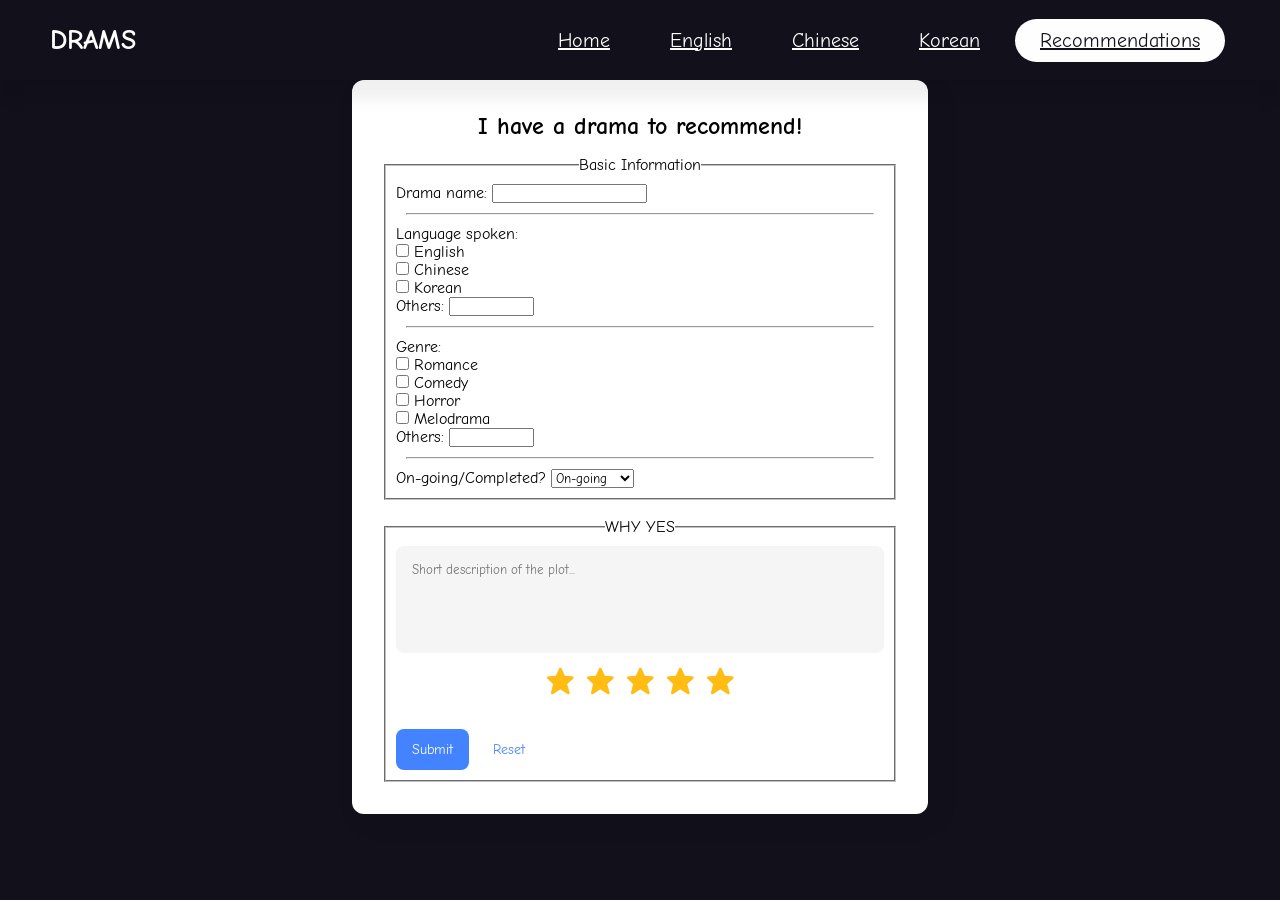
<file: Reco.html>
<!DOCTYPE html>
<html lang="en">
<head>
    <meta charset="UTF-8">
    <meta name="viewport" content="width=device-width, initial-scale=1.0">
    <title>Form</title>
    <link rel="preconnect" href="https://fonts.googleapis.com">
    <link rel="preconnect" href="https://fonts.gstatic.com" crossorigin>
    <link href="https://fonts.googleapis.com/css2?family=Comic+Neue:wght@400;700&family=Open+Sans:wght@400;600&display=swap" rel="stylesheet">
    <link rel="stylesheet" type="text/css" href="header.css">
    <link rel="stylesheet" type="text/css" href="Reco.css">
    <link href='https://unpkg.com/boxicons@2.1.4/css/boxicons.min.css' rel='stylesheet'>
</head>
<body>
    <header>
        <div class="logo">DRAMS</div>
        <div class="hamburger">
            <div class="line"></div>
            <div class="line"></div>
            <div class="line"></div>
        </div>
        <nav class="nav-bar">
            <ul>
                <li>
                    <a href="index.html">Home</a>
                </li>
                <li>
                    <a href="Edrama.html">English</a>
                </li>
                <li>
                    <a href="Cdrama.html">Chinese</a>
                </li>
                <li>
                    <a href="Kdrama.html">Korean</a>
                </li>
                <li>
                    <a href="Reco.html" class="active">Recommendations</a>
                </li>
            </ul>
        </nav>
    </header>
    
	<div class="wrapper">
		<h3>I have a drama to recommend!</h3>
		<form id="myForm">
            <fieldset>
                <legend>Basic Information</legend>
                <section id="words">
                <!--Drama name-->
                    <label for="title">Drama name: </label>
                    <input type="text" id="title" name="title" required>
                    <hr>
                <!--Language spoken-->
                    <p>Language spoken: </p>
                    <input type="checkbox" id="languageEnglish" name="language" value="English">
                    <label for="languageEnglish">English</label>
                    <br>
                    <input type="checkbox" id="languageChinese" name="language" value="Chinese">
                    <label for="languageChinese">Chinese</label>
                    <br>
                    <input type="checkbox" id="languageKorean" name="language" value="Korean">
                    <label for="languageKorean">Korean</label>
                    <br>
                    <label for="languageOthers">Others: </label>
                    <input type="text" id="languageOthers" name="languageOthers" size="10">
                    <hr>

                <!--Genre-->
                    <p>Genre: </p>
                    <input type="checkbox" id="genreRomance" name="genre" value="Romance">
                    <label for="genreRomance">Romance</label>
                    <br>
                    <input type="checkbox" id="genreComedy" name="genre" value="Comedy">
                    <label for="genreComedy">Comedy</label>
                    <br>
                    <input type="checkbox" id="genreHorror" name="genre" value="Horror">
                    <label for="genreHorror">Horror</label>
                    <br>
                    <input type="checkbox" id="genreMelodrama" name="genre" value="Melodrama">
                    <label for="genreMelodrama">Melodrama</label>
                    <br>
                    <label for="genreOthers">Others: </label>
                    <input type="text" id="genreOthers" name="genreOthers" size="10">
                    <hr>
                <!--Status-->
                    <label for="progress">On-going/Completed?</label>
                    <Select id="progress"name="progress">
                        <option>On-going</option>
                        <option>Completed</option>
                    </Select>
                </section>
            </fieldset>
            <br>
            <fieldset>
                <legend>WHY YES</legend>
                <textarea name="opinion" cols="30" rows="5" placeholder="Short description of the plot..." required></textarea>
                <br>
                <div class="rating">
                    <input type="number" id="rating" name="rating" hidden>
                    <i class='bx bxs-star star' style="--i: 0;"></i>
                    <i class='bx bxs-star star' style="--i: 1;"></i>
                    <i class='bx bxs-star star' style="--i: 2;"></i>
                    <i class='bx bxs-star star' style="--i: 3;"></i>
                    <i class='bx bxs-star star' style="--i: 4;"></i>
                </div>
                <div class="btn-group">
                    <button type="submit" class="btn submit" onclick="submitForm()">Submit</button>
                    <button type="reset" class="btn reset" id="resetButton" onclick="resetForm()">Reset</button>
                </div>
            </fieldset>
		</form>
	</div>
    <script src="header.js"></script>
    <script src="Reco.js"></script>
</body>
</html>
</file>
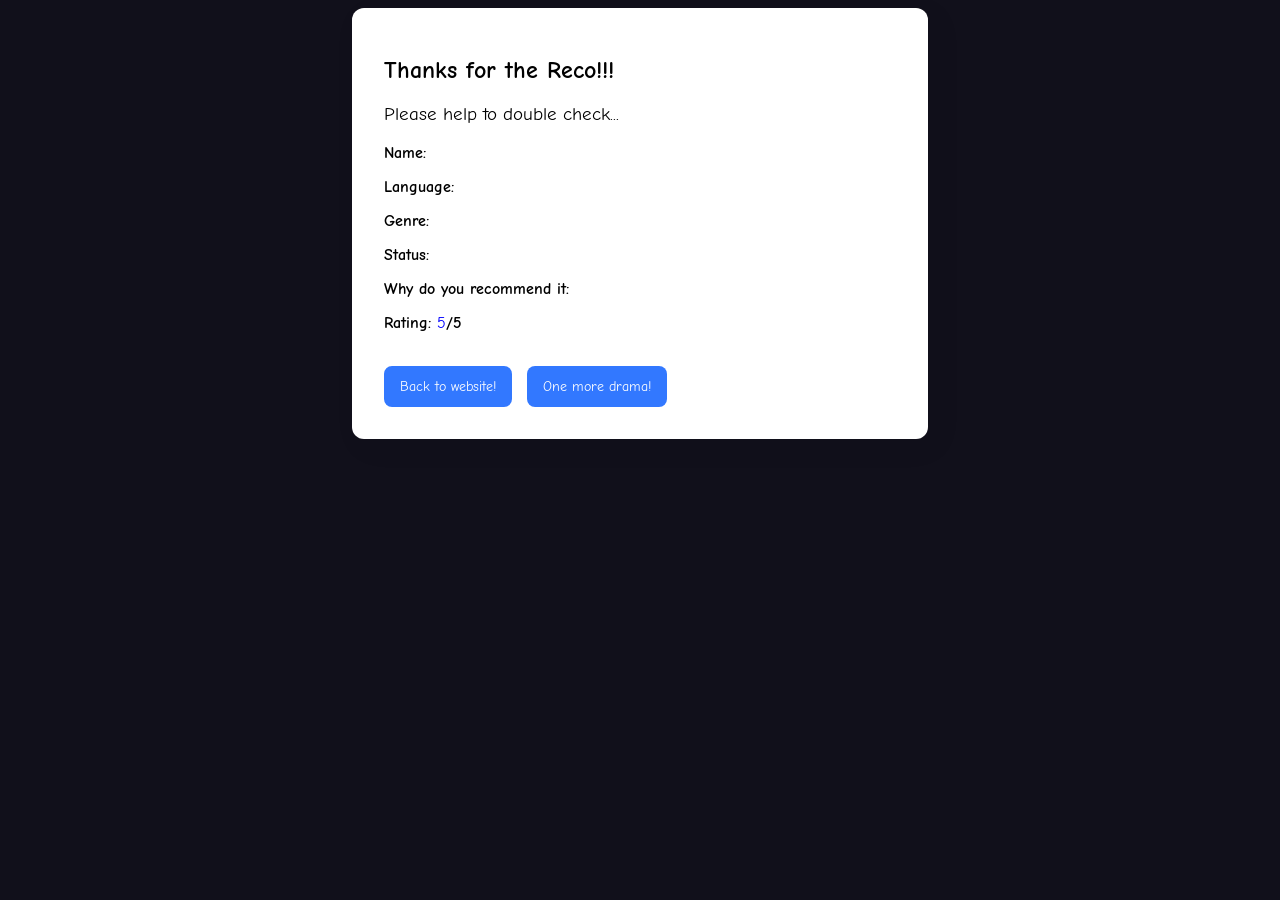
<file: Reco2.html>
<!DOCTYPE html>
<html lang="en">
<head>
    <meta charset="UTF-8">
    <meta name="viewport" content="width=device-width, initial-scale=1.0">
    <title>Form Processor</title>
    <link rel="preconnect" href="https://fonts.googleapis.com">
    <link rel="preconnect" href="https://fonts.gstatic.com" crossorigin>
    <link href="https://fonts.googleapis.com/css2?family=Comic+Neue:wght@400;700&family=Open+Sans:wght@400;600&display=swap" rel="stylesheet">
    <link rel="stylesheet" type="text/css" href="Reco2.css">
</head>
<body>
    <div class="wrapper">
        <h1>Thanks for the Reco!!!</h1>
        <h3>Please help to double check...</h3>
        <p>Name: <span id="titleResult"></span></p>
        <p>Language: <span id="languageResult"></span></p>
        <p>Genre: <span id="genreResult"></span></p>
        <p>Status: <span id="progressResult"></span></p>
        <p>Why do you recommend it: <span id="opinionResult"></span></p>
        <p>Rating: <span id="ratingResult"></span>/5</p>
        <br>
        <a href="index.html"><button class="btn">Back to website!</button></a>
        <a href="Reco.html"><button class="btn">One more drama!</button></a>
    </div>
    
    <script>
         // Extract form data from the query parameters of the URL
        var queryParams = new URLSearchParams(window.location.search);
        var title = queryParams.get('title');
        var language = queryParams.getAll('language');
        var genre = queryParams.getAll('genre')
        var progress = queryParams.get('progress')
        var opinion = queryParams.get('opinion')
        var rating = queryParams.get('rating')
        if (!rating || isNaN(rating) || rating < 1) {
            rating = 5; // Set a default rating of 5
        }

        // Update the content of the result elements with the form data
        document.getElementById('titleResult').textContent = title;
        var languageResultElement = document.getElementById('languageResult');
        if (language.length === 1) {
            languageResultElement.textContent = language[0];
        } else {
            languageResultElement.textContent = language.join(', ');
        }
        var genreResultElement = document.getElementById('genreResult');
        if (genre.length === 1) {
            genreResultElement.textContent = genre[0];
        } else {
            genreResultElement.textContent = genre.join(', ');
        }
        document.getElementById('progressResult').textContent =  progress;
        document.getElementById('opinionResult').textContent = opinion;
        document.getElementById('ratingResult').textContent = rating;
    </script>
</body>
</html>
</file>
<file: header.css>
*{
    padding: 0;
    margin: 0;
    list-style: none;
    box-sizing: border-box;
    font-family: 'Comic Neue', cursive, 'Open Sans', sans-serif;
}
header{
    width: 100%;
    height: 80px;
    background: #11101b;
    display: flex;
    align-items: center;
    justify-content: space-between;
    padding: 0 100px;
    position: sticky;
    z-index: 999;
    margin: 0;
    box-shadow: 0 20px 15px rgba(0, 0, 0, 0.06);
    top: 0;
    left: 0;
}
.logo{
    font-size: 28px;
    font-weight: bold;
    color: #fefefe;
}
.hamburger{
    display: none;
}
.nav-bar ul{
    display: flex;
}
.nav-bar ul li a{
    display: block;
    color: #fefefe;
    font-size: 20px;
    padding: 10px 25px;
    border-radius: 50px;
    transition: 0.2s;
    margin: 0 5px;
}
.nav-bar ul li a:hover{
    color: #11101b;
    background: #fefefe;
}
.nav-bar ul li a.active{
    color:#11101b;
    background: #fefefe;
}
@media only screen and (max-width: 1320px){
    header{
        padding: 0 50px;
    }
}
@media only screen and (max-width:1100px){
    header{
        padding: 0 30px;
    }
}
@media only screen and (max-width:900px){
    /* Make hamburger responsive */
    .hamburger {
        display: block;
        cursor: pointer;
        width: 30px;
        height: 30px;
        position: relative;
    }
    .hamburger .line{
        width: 100%;
        height: 3px;
        background: #fefefe;
        position: absolute;
        left: 0;
        top: 50%;
        transform: translateY(-50%);
        transition: transform 0.2s;
        transform-origin: center;
    }
    .hamburger .line:nth-child(1){
        top: 0%;
    }
    .hamburger .line:nth-child(2) {
        top: 33%
    }
    .hamburger .line:nth-child(3) {
        top: 66%;
    }
    .hamburger.cross .line:nth-child(1){
        top: 33%;
        transform: translateY(-50%) rotate(45deg);
    }
    .hamburger.cross .line:nth-child(2) {
        display: none;
    }
    .hamburger.cross .line:nth-child(3) {
        top: 33%;
        transform: translateY(-50%) rotate(-45deg);
    }
    
    .nav-bar{
        height: 450px;
        position: absolute;
        top: 80px;
        left: 0;
        right: 0;
        width: 100vw;
        background: #11101b;
        transition: 0.5s;
        overflow: hidden;
        display: none;
    }
    .nav-bar.active{
        height: 450px;
        display: block;
    }
    .nav-bar ul{
        display: block;
        width: fit-content;
        margin: 60px auto 0 auto;
        text-align: center;
        transition: 0.5s;
    }
    .nav-bar.active{
        opacity: 1;
    }
    .nav-bar ul li a{
        margin-bottom: 12px;
    }
}
</file>
<file: index.css>
*{
    text-align: center;
    font-family: 'Comic Neue', cursive, 'Open Sans', sans-serif;
}
.main{
    margin: 0 70px;
    padding: 4px 10px;
}
.row1, .row2 {
    display: flex;
  }
.column1 {
    flex: 33.33%;
    padding: 10px;
}
.column2{
    flex: 50%;
    padding: 10px;
}
h2{
    padding-top: 10px;
}
.banner {
    width: 100%;
    position: relative;
    overflow: hidden;
}
  
.video-bg {
    position: absolute;
    top: 0;
    left: 0;
    width: 100%;
    height: 100%;
    object-fit: cover;
}

.content {
    position: relative;
    z-index: 1;
    padding: 70px;
}
.responsive-text{
    font-size: 2vw;
}
.row1{
    margin: auto;
    width: 80%;
}
a{
    color: black;
}

@media only screen and (max-width: 770px){
    .main{
        margin: 0 10px;
        padding: 2px 5px;
    }
    .content{
        padding: 0px 60px;
        font-size: 10px;
    }
}
</file>
<file: dramaformat.css>
main{
    font-family: 'Comic Neue', cursive, 'Open Sans', sans-serif;
}
h1, tfoot{
    text-align: center;
}

.intro{
    margin: 15px 70px 15px 70px;
    padding: 15px 50px 15px 50px;
    background-color: #e2e2e2;
}
h3{
    text-decoration: underline;
    padding-bottom: 15px;
}
p{
    line-height: 1.4;
}
.link{
    text-align: center;
    margin-bottom: 5px;
}
#wow{
    font-weight: bold;
    font-style: italic;
    font-size: 1.2em;
}
table, th, td{  
    border:2px solid black;
    border-collapse: collapse;
    margin: 0px 70px 45px 70px;
}
th{
    padding: 6px;
    background-color: #e2e2e2;
    font-size: 1.1em;
}
td{
    border-top: solid black;
    padding: 12px;
}
img{
    width: 78%;
    margin: 10px;
    margin-bottom: 0;
}
.pictures{
    text-align: center;
}
/* mobile version */
@media only screen and (max-width: 770px){
    li{
        display: inline;
    }
    li:not(:last-child)::after {
        content: ", "; /* Add comma after each list item except the last one */
    }
    .intro, table{
        margin: 5px 35px 23px 35px;
    }
    table, th, td{
        border: none;
    }
    th{
        display: none;
    }
    td{
        margin: 0;
        border: 1px solid black;
        display: block;
        background: hsl(264 15% 94% / 0.5);
    }
    td::before{
        content: attr(data-cell);
        font-weight: 600;
    }
    tr:nth-of-type(2n){
        background: hsl(264 15% 94% / 1.5);

    }
}
</file>
<file: Reco.css>
*{
    margin: 0;
    padding: 0;
    box-sizing: border-box;
    font-family: 'Comic Neue', cursive, 'Open Sans', sans-serif;
}
body{
    background: #11101b;
}
hr{
    margin: 10px;
}
fieldset{
    padding: 10px;
}
:root{
	--yellow: #FFBD13;
	--blue: #4383FF;
	--blue-d-1: #3278FF;
	--light: #F5F5F5;
	--grey: #AAA;
	--white: #FFF;
	--shadow: 8px 8px 30px rgba(0,0,0,.05);
}
.wrapper{
    margin: auto;
	background: var(--white);
	padding: 2rem;
	max-width: 576px;
	width: 100%;
	border-radius: .75rem;
	box-shadow: var(--shadow);
	text-align: center;
}
.wrapper h3{
	font-size: 1.5rem;
	font-weight: 600;
	margin-bottom: 1rem;
}
#words{
    text-align: left;   
   }
.rating{
	display: flex;
	justify-content: center;
	align-items: center;
	grid-gap: .5rem;
	font-size: 2rem;
	color: var(--yellow);
	margin-bottom: 2rem;
}
.rating .star {
	cursor: pointer;
}
.rating .star.active {
	opacity: 0;
	animation: animate .5s calc(var(--i) * .1s) ease-in-out forwards;
}

@keyframes animate {
	0% {
		opacity: 0;
		transform: scale(1);
	}
	50% {
		opacity: 1;
		transform: scale(1.2);
	}
	100% {
		opacity: 1;
		transform: scale(1);
	}
}
.rating .star:hover{
	transform: scale(1.1);
}
textarea{
	width: 100%;
	background: var(--light);
	padding: 1rem;
	border-radius: .5rem;
	border: none;
	outline: none;
	resize: none;
	margin-bottom: .5rem;
}
.btn-group{
	display: flex;
	grid-gap: .5rem;
	align-items: center;
}
.btn-group .btn{
	padding: .75rem 1rem;
	border-radius: .5rem;
	border: none;
	outline: none;
	cursor: pointer;
	font-size: .875rem;
	font-weight: 500;
}
.btn-group .btn.submit{
	background: var(--blue);
	color: var(--white);
}
.btn-group .btn.submit:hover{
	background: var(--blue-d-1);
}
.btn-group .btn.reset{
	background: var(--white);
	color: var(--blue);
}
.btn-group .btn.reset:hover{
	background: var(--light);
}
</file>
<file: Reco2.css>
*{
    font-family: 'Comic Neue', cursive, 'Open Sans', sans-serif;
    box-sizing: border-box;
}
body{
	background-color: #11101b;
}
.wrapper{
    margin: auto;
	background: #fff;
	padding: 2rem;
	max-width: 576px;
	width: 100%;
	border-radius: .75rem;
	box-shadow: 8px 8px 30px rgba(0,0,0,.05);
	text-align: left;
}
h1{
	font-size: 1.5rem;
	font-weight: 600;
	margin-bottom: 1rem;
}
h3{
	font-weight: normal;
}
p{
	font-weight: bold;
}
span{
	font-weight: normal;
	color: blue;
}
.btn{
	margin-right: 10px;
	padding: .75rem 1rem;
	border-radius: .5rem;
	border: none;
	outline: none;
	cursor: pointer;
	font-size: .875rem;
	font-weight: 500;
	background: #3278FF;
	color: white;
}
</file>
